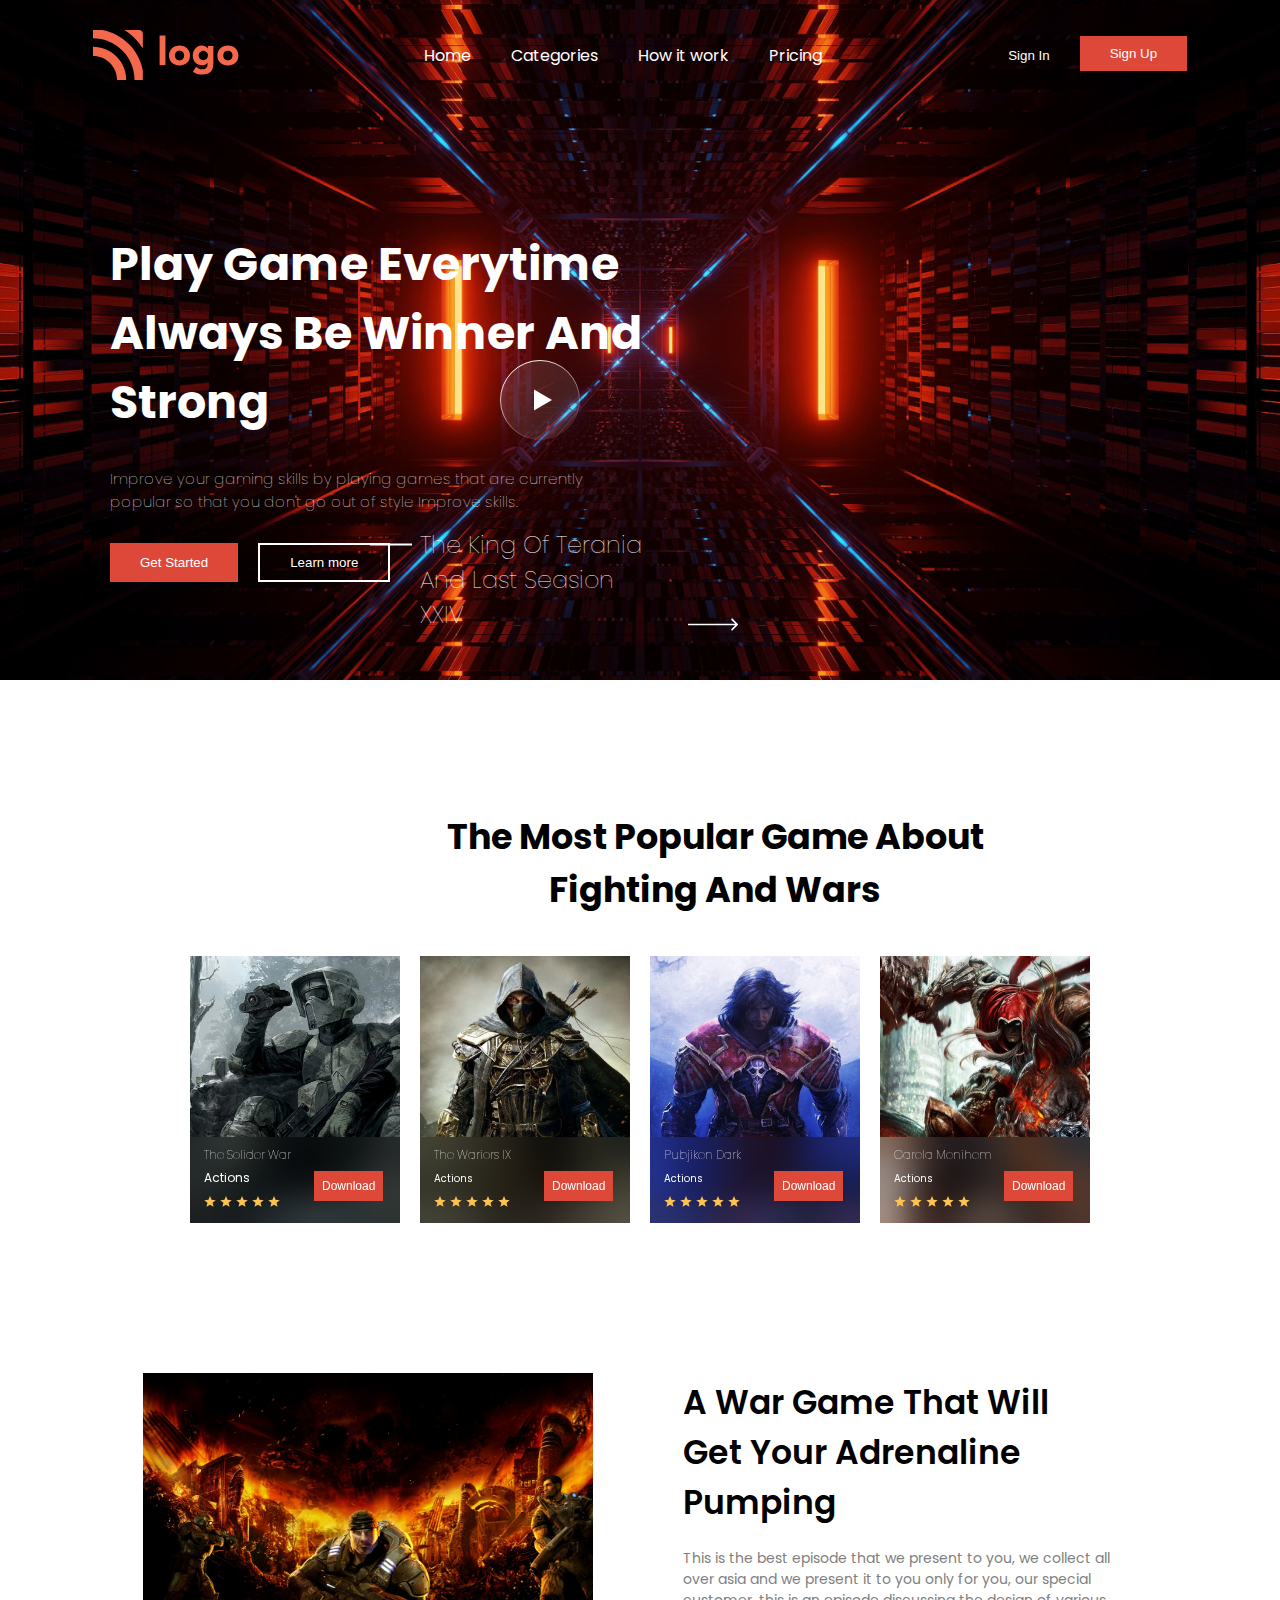
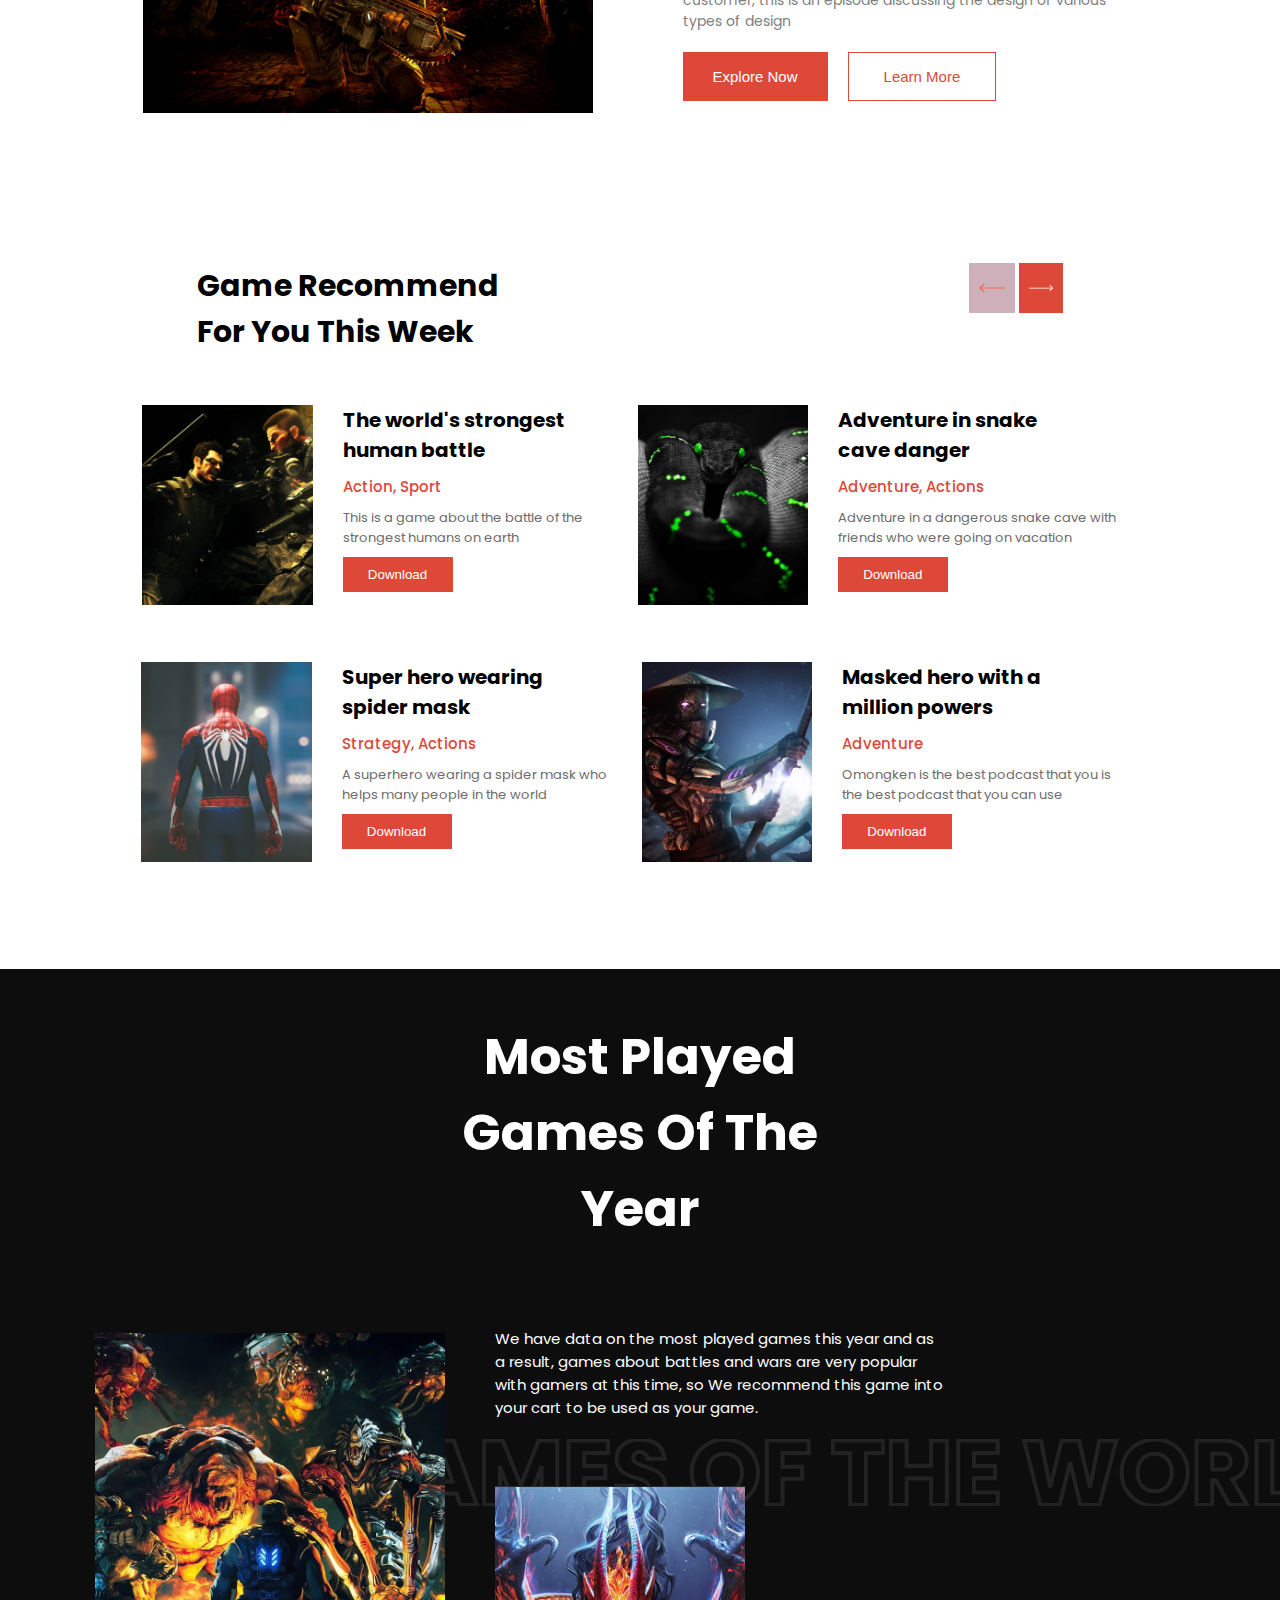
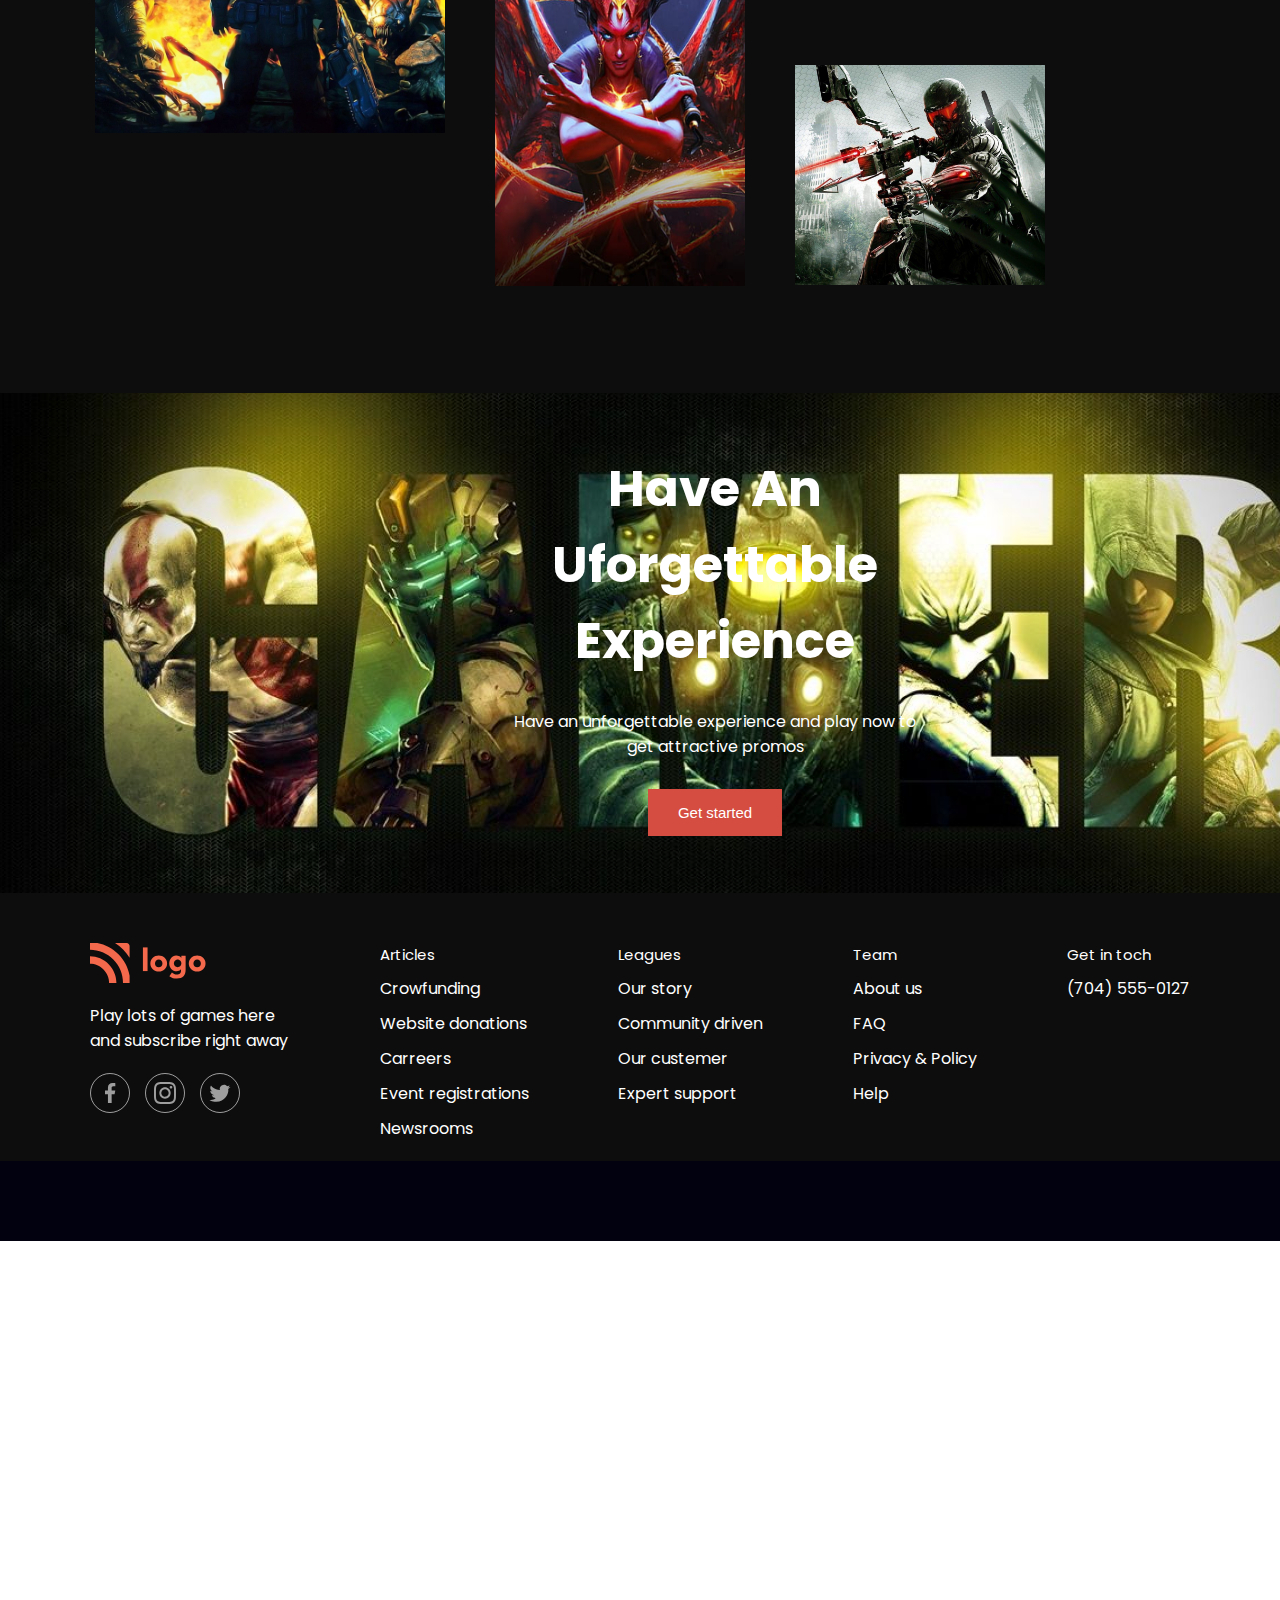
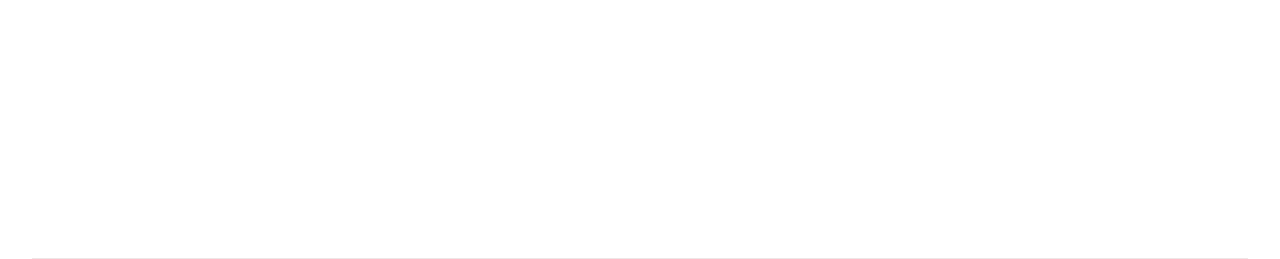
<file: index.html>
<!DOCTYPE html>
<html lang="en">
<head>
    <meta charset="UTF-8">
    <meta http-equiv="X-UA-Compatible" content="IE=edge">
    <meta name="viewport" content="width=device-width, initial-scale=1.0">
    <title>Game Landing Page</title>
    <link rel="stylesheet" href="style.css">
</head>
<body>
 <div class="container">
     <!-- navbar -->
   <header> 
        <nav class="navbar">
           <img class="logo-img" src="./Assets/Icons/Logo.svg" alt="">

           <ul class="lists">
             <li>Home</li>
             <li>Categories</li>
             <li>How it work</li>
             <li>Pricing</li>
           </ul>

               <div class="button"> 
                   <button class="signin">Sign In</button>
                   <button class="signup">Sign Up</button>
               </div>  
        </nav>
     

    <section class="play-game">
       
         <!-- left section -->
               <div class="left-section">
                     <div>
                          <h1>Play Game Everytime Always Be Winner And Strong</h1>
                     </div>
               
                     <div>
                        <p>Improve your gaming skills by playing games that are 
                        currently popular so that you don't go out of style 
                        Improve skills.
                        </p>
                      </div>
               
                     <div class="playgame-btn">
                        <button class="started-btn">Get Started</button>
                        <button class="learn-btn">Learn more</button>
                     </div>   
               </div>  

        <!-- right section -->

               <div class="right-section">
                      <div class="play-btn">
                          <img src="./Assets/Icons/playButton.svg" alt=""> 
                      </div>  
                  
                      <div class="heading">
                      
                          <img class="dash-img" src="./Assets/Icons/dash.svg" alt="">
                          <h2 class="king">The King Of Terania And Last Seasion XXIV</h2>
                          <img class="right-arrow" src="./Assets/Icons/rightArrow.svg" alt="">
                      </div>
               </div>
      
    </section>  

</header> 

<!-- most popular game -->
<section class="main">
      <div class="heading">
           <h1>The Most Popular Game About Fighting And Wars</h1>
       </div>

    <div class="popular-game">
            
            <div class="card1">
                 <div class="game-solider">

                       <div class="solider">
                            <h2>The Solider War</h2>
                            <span>Actions</span>
                            <div class="star1-img">
                                <img src="./Assets/Icons/Star 1.svg" alt="">
                                <img src="./Assets/Icons/Star 1.svg" alt="">
                                <img src="./Assets/Icons/Star 1.svg" alt="">
                                <img src="./Assets/Icons/Star 1.svg" alt="">
                                 <img src="./Assets/Icons/Star 1.svg" alt=""> 
                              </div>
                        </div>

                        <div class="game-btn1">
                             <button>Download</button>
                        </div>     
                 
                 </div>

            </div>

               <div class="card2">
                    <div class="game-wariors">
                         <div class="wariors">
                             <h2>The Wariors IX</h2>
                             <span>Actions</span>

                             <div class="star2-img">
                                 <img src="./Assets/Icons/Star 1.svg" alt="">
                                 <img src="./Assets/Icons/Star 1.svg" alt="">
                                 <img src="./Assets/Icons/Star 1.svg" alt="">
                                 <img src="./Assets/Icons/Star 1.svg" alt="">
                                <img src="./Assets/Icons/Star 1.svg" alt="">
                             </div> 
                         </div>    

                           <div class="game-btn2">
                              <button>Download</button>
                           </div>
                    </div>
               </div>
               
               <div class="card3">
                    <div class="game-pubjiken">
                         <div class="pubjiken">
                              <h2>Pubjiken Dark</h2>
                              <span>Actions</span>
                     
                               <div class="star3-img">
                                    <img src="./Assets/Icons/Star 1.svg" alt="">
                                    <img src="./Assets/Icons/Star 1.svg" alt="">
                                     <img src="./Assets/Icons/Star 1.svg" alt="">
                                     <img src="./Assets/Icons/Star 1.svg" alt="">
                                     <img src="./Assets/Icons/Star 1.svg" alt="">
                               </div>
                         </div>        

                           <div class="game-btn3">
                               <button>Download</button>
                            </div>
                    </div>
               </div>

               <div class="card4">
                    <div class="game-garela">
                        <div class="garela">
                             <h2>Garela Menihem</h2>
                             <span>Actions</span>

                             <div class="star4-img">
                                <img src="./Assets/Icons/Star 1.svg" alt="">
                                 <img src="./Assets/Icons/Star 1.svg" alt="">
                                 <img src="./Assets/Icons/Star 1.svg" alt="">
                                 <img src="./Assets/Icons/Star 1.svg" alt="">
                                 <img src="./Assets/Icons/Star 1.svg" alt="">
                             </div> 
                         </div>      
                    
                           <div class="game-btn4">
                                 <button>Download</button>
                           </div>
                    </div>
               </div>
               
         </div>
</section>

<!-- war game -->
<section class="war">
     
        <!-- left section -->
             <div class="war-img">
                
              </div>

           <!-- right section -->
           <div class="war-game">
                 <div>
                      <h1>A War Game That Will Get Your Adrenaline Pumping</h1>
                 </div> 
               
               <div>
                    <p>This is the best episode that we present to you, we collect
                    all over asia and we present it to you only for you, our special customer,
                     this is an episode discussing the design of various types of design
                </p>
               </div>

                 <div class="explore-btn">
                  <button>Explore Now</button>
                  <button>Learn More</button>
               </div>  
               
                 
         </div>
      
</section>

<!-- game-recommend -->
<section class="game-recommend">

     <div class="arrow">
          <div>
              <h1>Game Recommend For You This Week</h1>
          </div>


           <div class="arrow-imgs">
               <img class="img1" src="./Assets/Icons/leftArrow.svg" alt="">
               <img class="img2" src="./Assets/Icons/rightArrow.svg" alt="">
               
           </div>
    
     </div>

       <div class="game1">
            <div>
                <img class="battle-img" src="./Assets/Photos/Rectangle 75.png" alt="">
            </div>   

             <div class="action">
                  <h2>The world's strongest human battle</h2>
                  <span>Action, Sport</span>
                   <p>This is a game about the battle of the strongest humans on earth</p>
                   <button>Download</button>
             </div>
             
            
            <div>
              <img class="snake-img" src="./Assets/Photos/Rectangle 76.png" alt="">
            </div>
 

            <div class="adventure">
            
               <h2>Adventure in snake cave danger</h2>
               <span>Adventure, Actions</span>
               <p>Adventure in a dangerous snake cave with friends who were going on vacation</p>
               <button>Download</button>
          </div>

      </div>

   <div class="game2">
           <div>
               <img class="spiderman-img" src="./Assets/Photos/Rectangle 77.png" alt=""> 
           </div>

           <div class="strategy">
               <h2>Super hero wearing spider mask</h2>
               <span>Strategy, Actions</span>
               <p>A superhero wearing a spider mask who helps many people in the world</p>
               <button>Download</button>
            </div>
        

            <div>
               <img class="maskedhero-img" src="./Assets/Photos/Rectangle 78.png" alt=""> 
            </div>

            <div class="powers">
                
                <h2>Masked hero with a million powers</h2>
                <span>Adventure</span>
                <p>Omongken is the best podcast that you is the best podcast that you can use</p>
                <button>Download</button>
            </div> 
   </div>         
         
             
</section>

<!-- played-games -->
<section class="played-games">
     <div class="games-heading">
          <h1>Most Played Games Of The Year</h1>
     </div>

     <div class="para">
          <p>We have data on the most played games this year and as a result, games
          about battles and wars are very popular with gamers at this time, so We
          recommend this game into your cart to be used as your game.
         </p>
     </div>

     <div class="gamesworld">
        <img  src="./Assets/Icons/GAMES OF THE WORLD.svg" alt="">
     </div>

     <div class="game-imgs">
        <img class="game1-img" src="./Assets/Photos/Rectangle 17.png" alt="">
        <img class="game2-img" src="./Assets/Photos/Rectangle 18.png" alt="">
        <img class="game3-img" src="./Assets/Photos/Rectangle 90.png" alt="">
     </div>
</section>

<!-- experience -->
<section class="experience">
  
          <div class="exheading">
                <h1>Have An Uforgettable Experience</h1>
         </div>
    
          <div class="para">
              <p>Have an unforgettable experience and play now to get attractive promos</p>
          </div>
  
         <button class="btn getstarted-btn">Get started</button>
   
</section>

<!-- footer -->
   
<footer class="footer">
     <div class="social-media-items">
          <img src="./Assets/Icons/Logo.svg" alt="">
      

      <div class="para">
          <p>Play lots of games here and subscribe right away</p>
      </div>
      
        <div class="social-media-icons">
           <img class="img-1" src="./Assets/Icons/facebook.svg" alt="">
           <img src="./Assets/Icons/instagram.svg" alt="">
           <img src="./Assets/Icons/twitter.svg" alt="">
        </div>
   </div>  

  
      <div class="articles">
         <span>Articles</span>
         <ul>
            <li>Crowfunding</li>
            <li>Website donations</li>
            <li>Carreers</li>
            <li>Event registrations</li>
            <li>Newsrooms</li>
         </ul>
      </div>

      <div class="articles">
        <span>Leagues</span>
        <ul>
           <li>Our story</li>
           <li>Community driven</li>
           <li>Our custemer</li>
           <li>Expert support</li>
        </ul>
     </div>

     <div class="articles">
        <span>Team</span>
        <ul>
           <li>About us</li>
           <li>FAQ</li>
           <li>Privacy & Policy</li>
           <li>Help</li>
        </ul>
     </div>

     <div class="articles">
          <span>Get in toch</span>
              <ul>
                 <li>(704) 555-0127</li>
              </ul>
         
     </div>

  
</footer>

<!-- last div -->
<section class="line">
       
</section>

</div> 

</body>
</html>
</file>
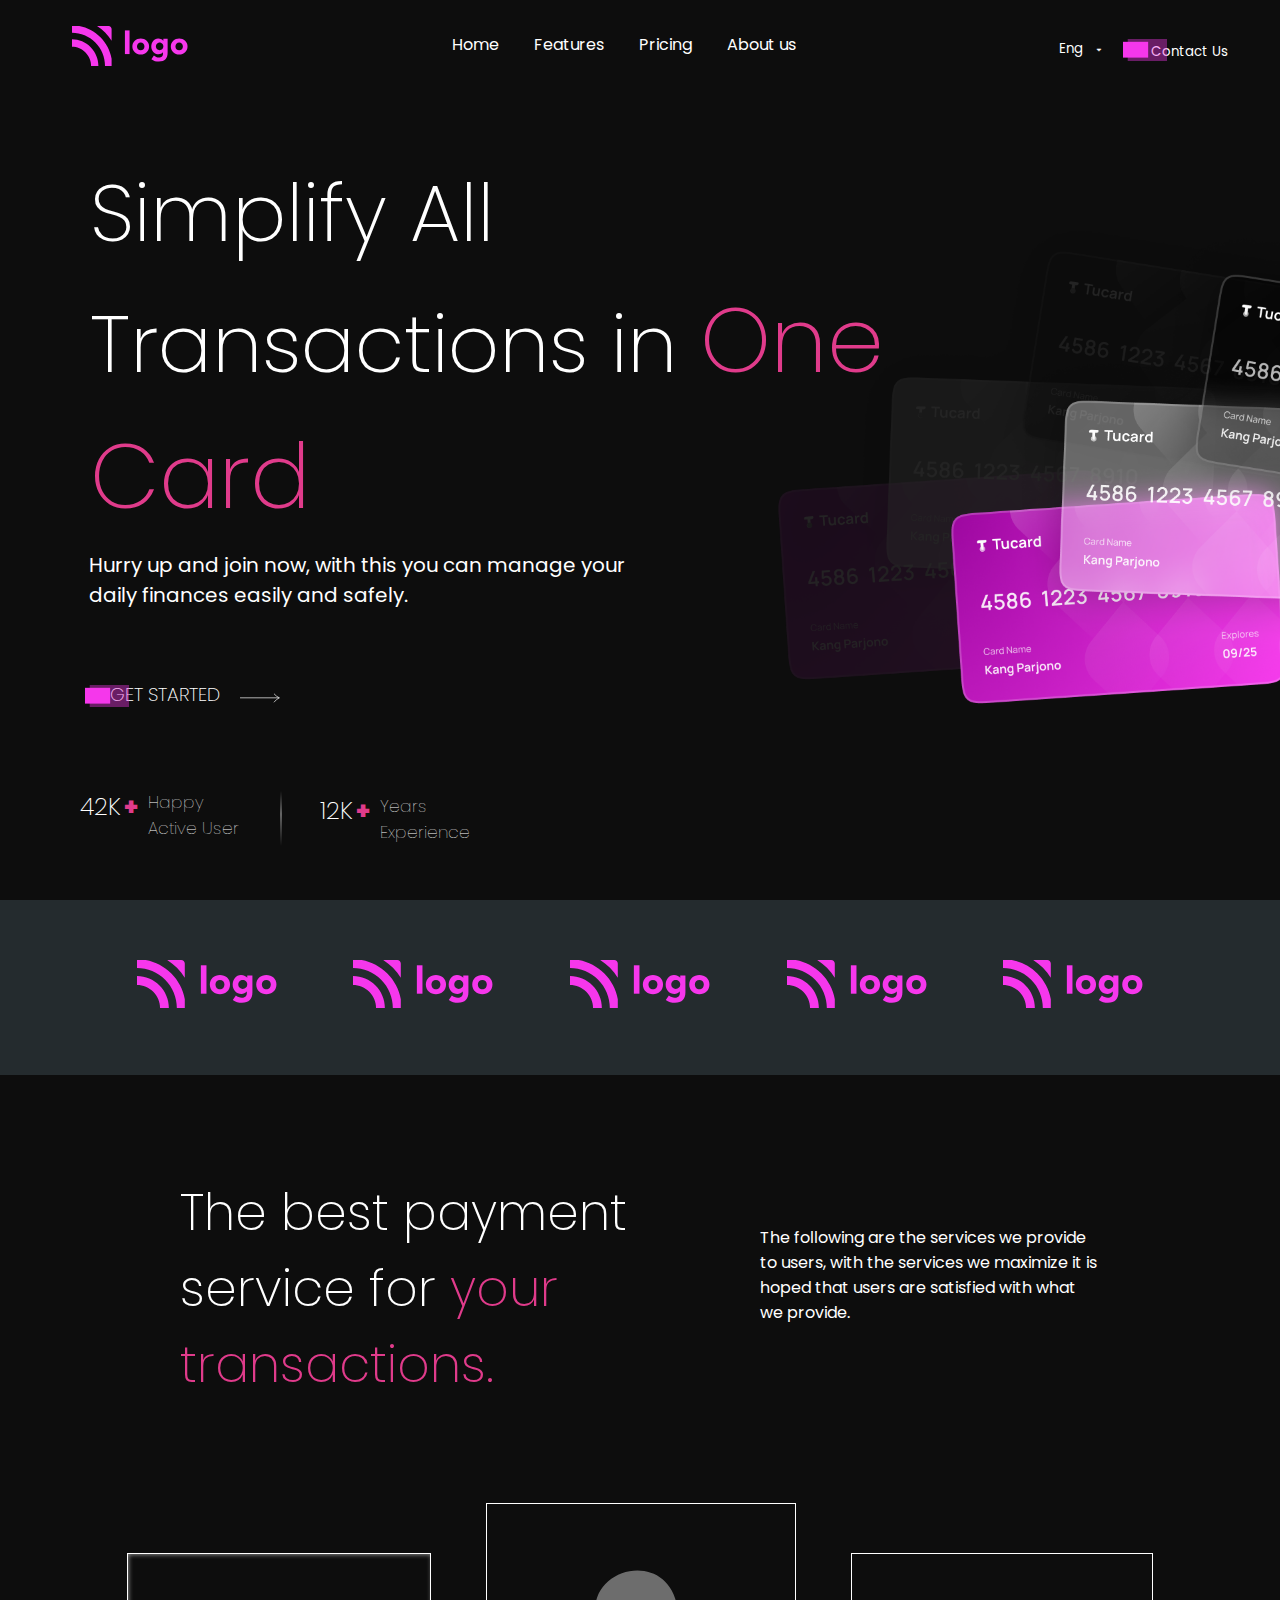
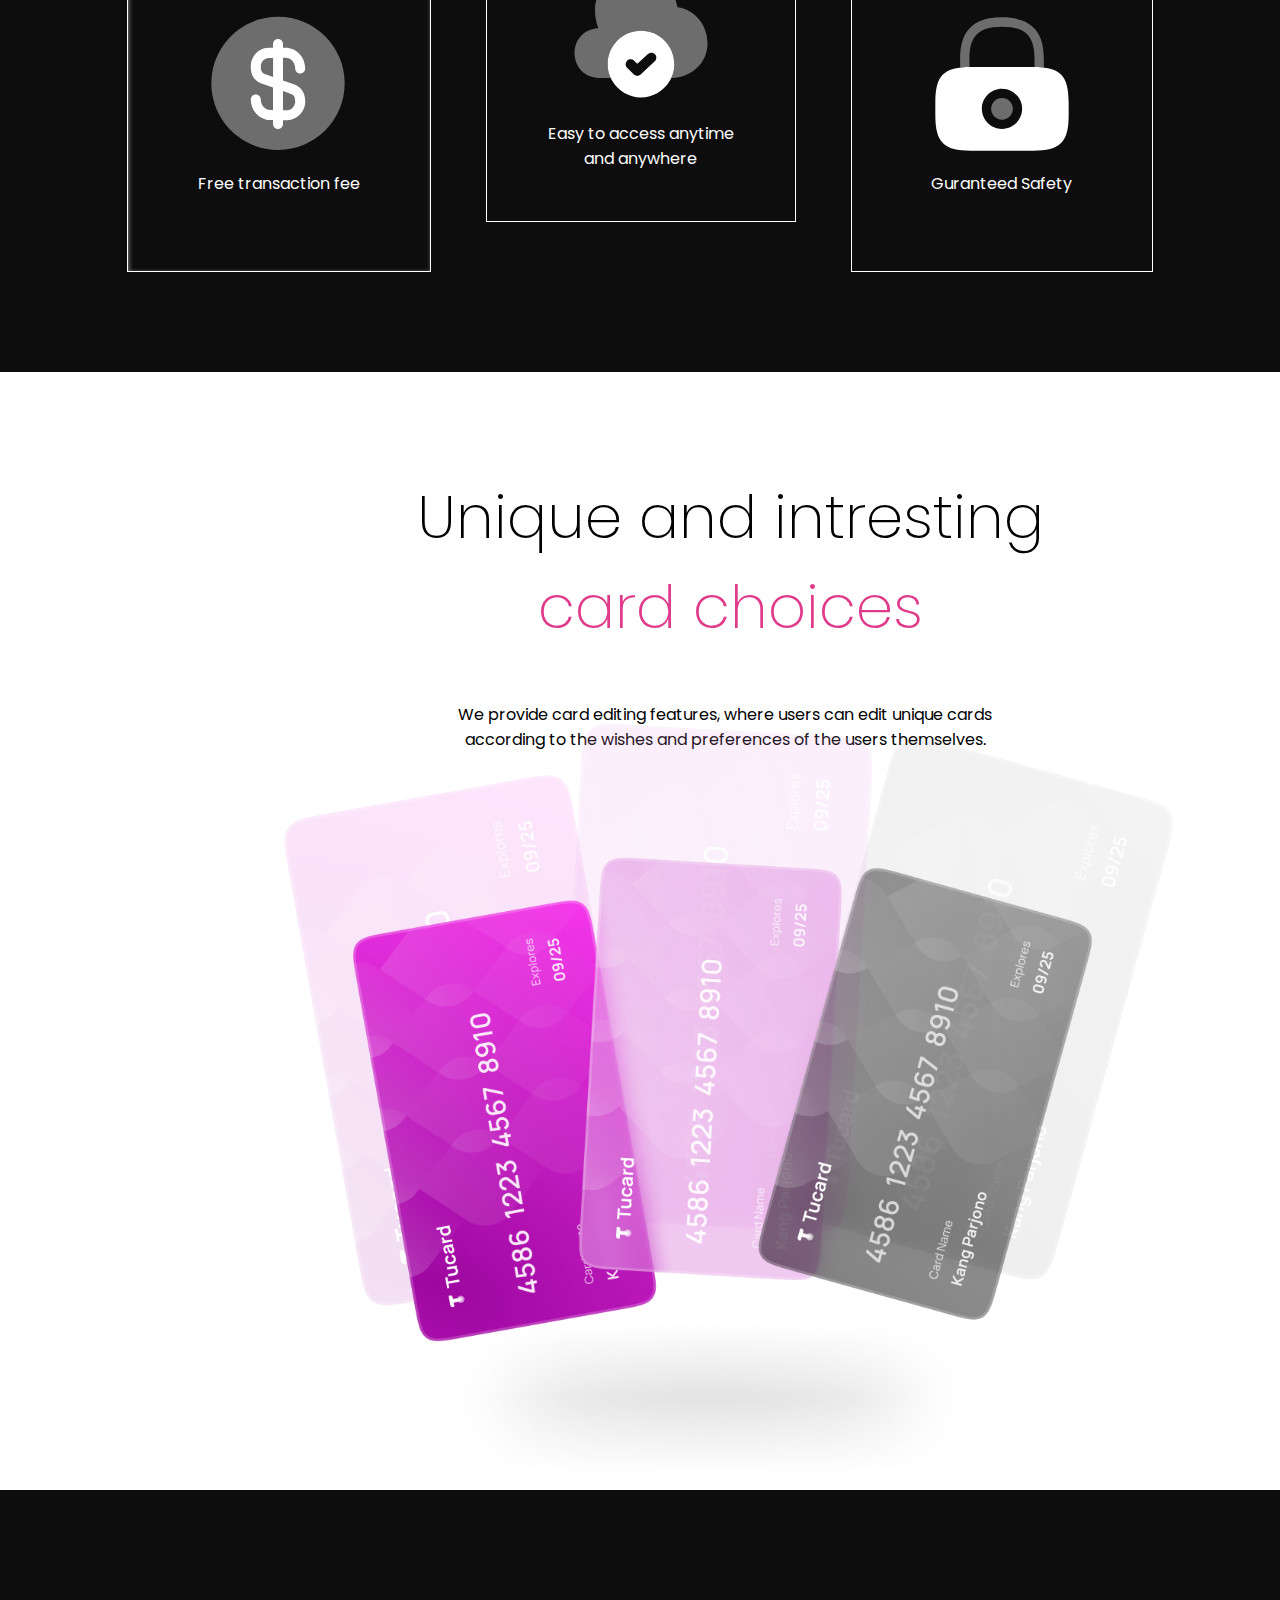
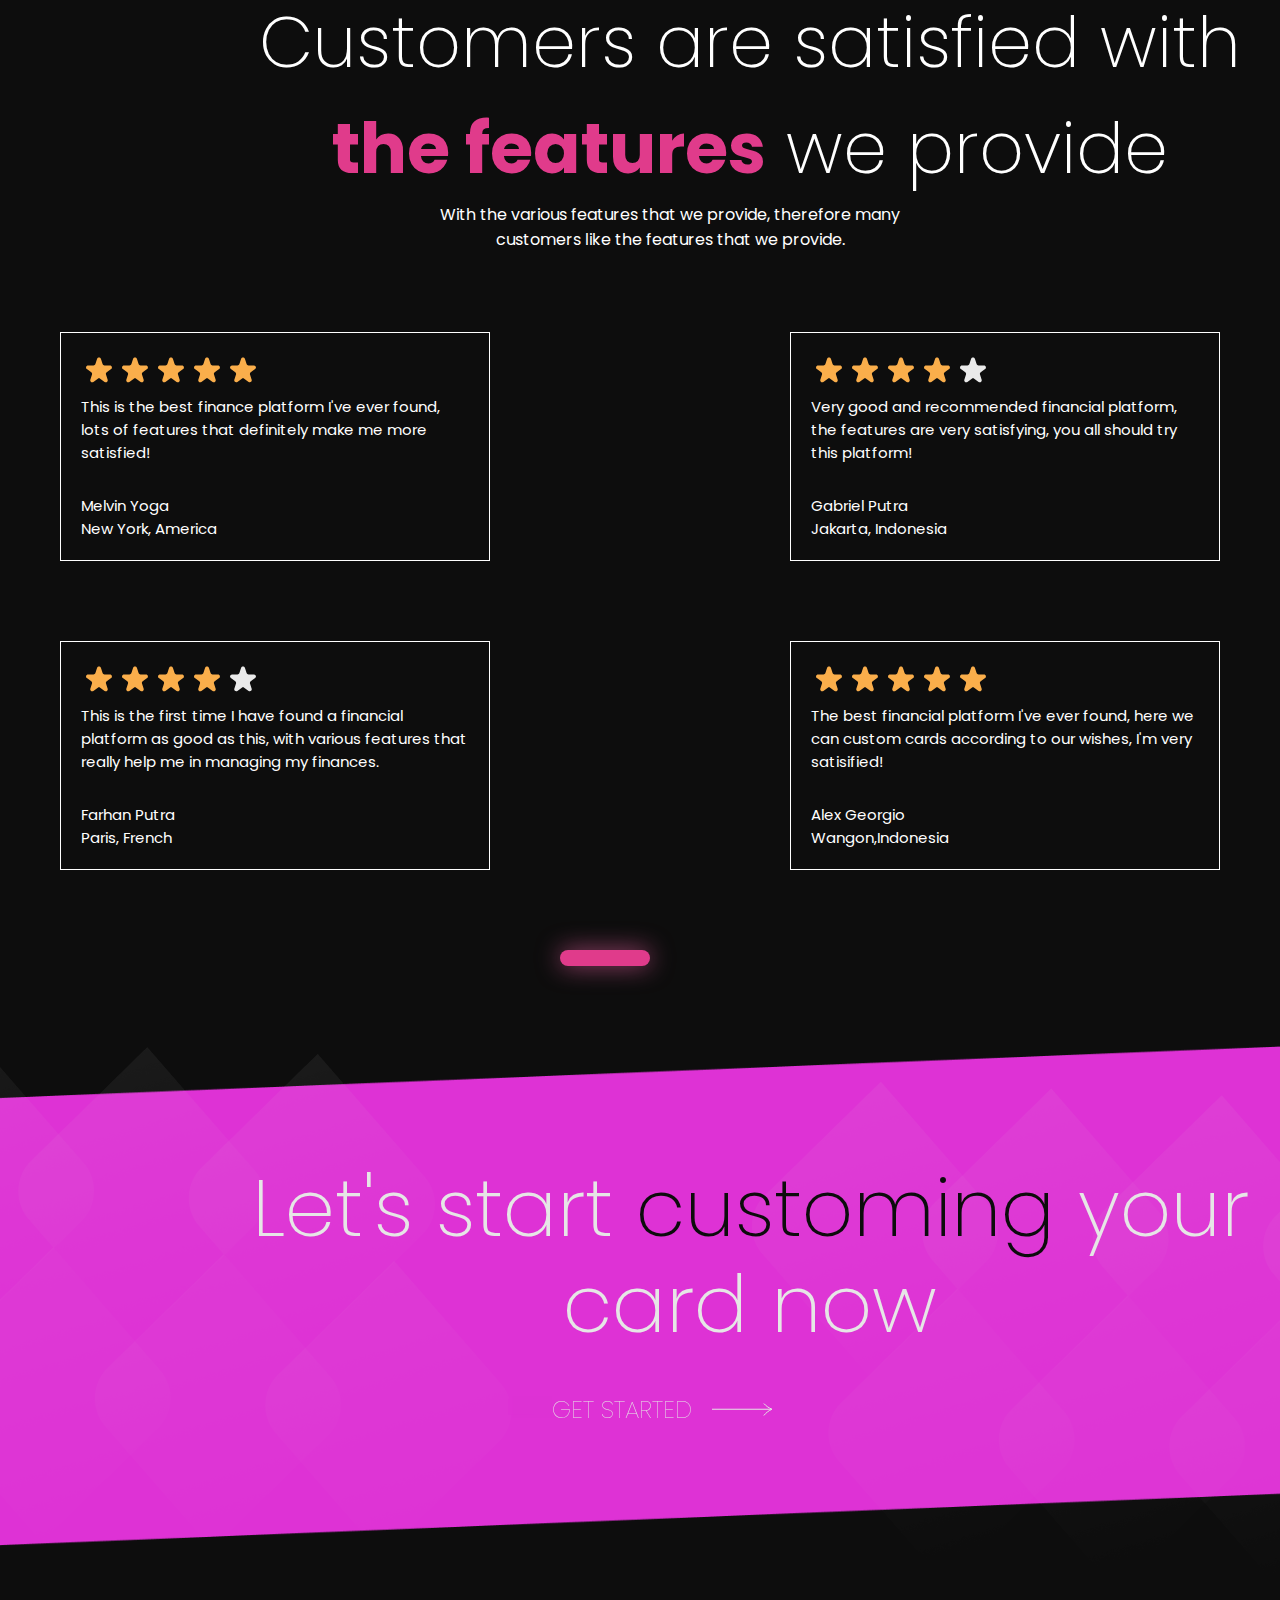
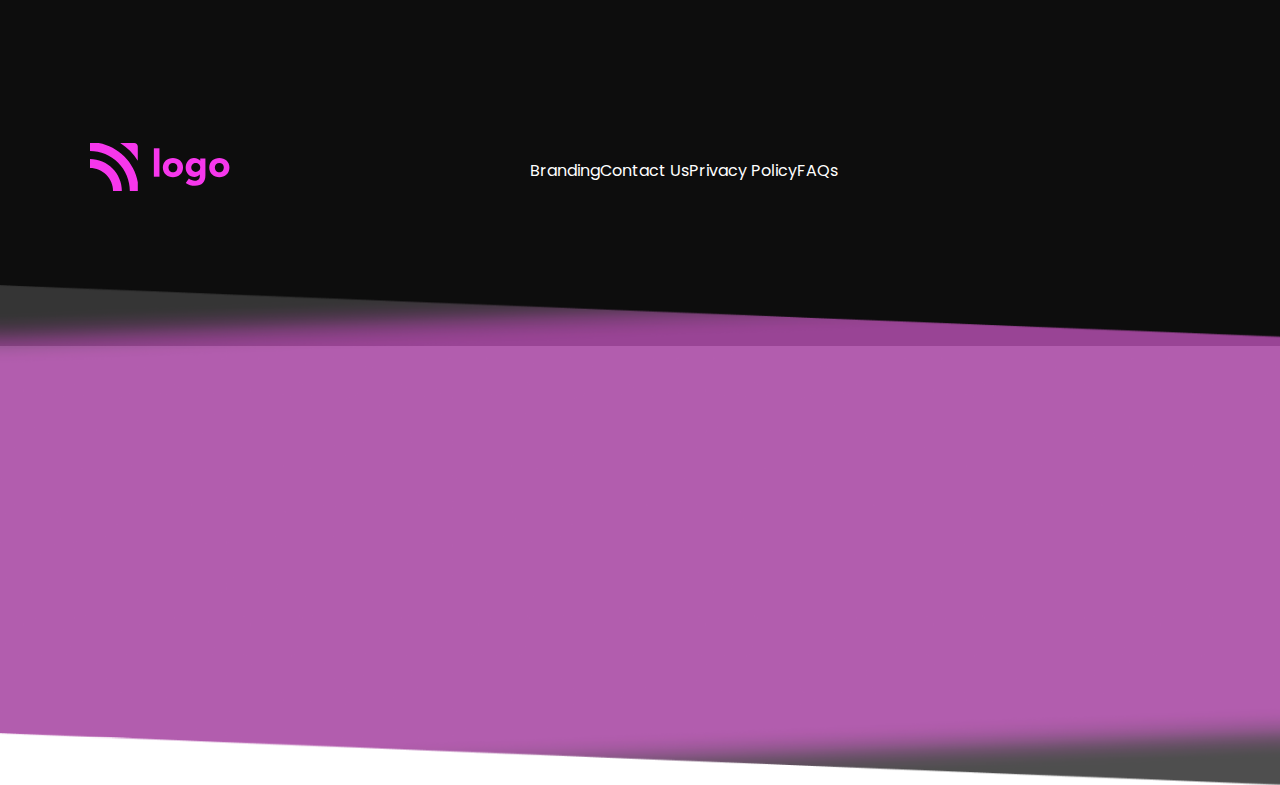
<file: Assets/Icons/html/New Projects html css/Project 1/index.html>
<!DOCTYPE html>
<html lang="en">

<head>
   <meta charset="UTF-8">
   <meta http-equiv="X-UA-Compatible" content="IE=edge">
   <meta name="viewport" content="width=device-width, initial-scale=1.0">
   <title>Document</title>
   <link rel="stylesheet" href="style.css">
</head>

<body>

   <div class="container">
      <main class="main">
         <!-- navbar -->
         <nav class="navbar-container">
            <div class="logo">
               <img src="./assets/Icons/Logo.svg" alt="">
            </div>

            <div class="grow-list">
               <ul class="list">
                  <li>Home</li>
                  <li>Features</li>
                  <li>Pricing</li>
                  <li>About us</li>
               </ul>
            </div>

            <div class="button-group">
               <button class="arrow">Eng</button>
               <button class="contact">
                  <img class="pink-button" src="./assets/Icons/btn-pink-bg.svg">
                  Contact Us</button>
            </div>
         </nav>


         <div class="left">
            <div>
               <h1 class="transaction">Simplify All Transactions in <span class="heading">One Card</span> </h1>
            </div>

            <div class="finance">
               <p>Hurry up and join now, with this you can manage your daily
                  finances easily and safely.
               </p>
            </div>

            <div>
               <h3>GET STARTED</h3>
               <div class="btnpink">
                  <svg width="44" height="22" viewBox="0 0 44 22" fill="none" xmlns="http://www.w3.org/2000/svg">
                     <rect y="2.82031" width="25.1429" height="15.7949" fill="#F637EC" />
                     <g filter="url(#filter0_b_1_131)">
                        <rect x="4.71094" width="39.2857" height="22" fill="#F637EC" fill-opacity="0.4" />
                     </g>
                     <defs>
                        <filter id="filter0_b_1_131" x="-0.289062" y="-5" width="49.2857" height="32"
                           filterUnits="userSpaceOnUse" color-interpolation-filters="sRGB">
                           <feFlood flood-opacity="0" result="BackgroundImageFix" />
                           <feGaussianBlur in="BackgroundImageFix" stdDeviation="2.5" />
                           <feComposite in2="SourceAlpha" operator="in" result="effect1_backgroundBlur_1_131" />
                           <feBlend mode="normal" in="SourceGraphic" in2="effect1_backgroundBlur_1_131"
                              result="shape" />
                        </filter>
                     </defs>
                  </svg>
               </div>
            </div>

            <div>
               <img class="rightarrow" src="./assets/Icons/RightArrow.svg " alt="">
            </div>

            <!-- active user -->
            <div class="user">
               <h2>42K<span class="plus1">+</span></h2>
               <h2>Happy Active User</h2>
            </div>

            <!-- Vector Image -->
            <div class="vector">

               <svg width="2" height="55" viewBox="0 0 2 75" fill="none" xmlns="http://www.w3.org/2000/svg">
                  <path d="M1 0L1 75" stroke="url(#paint0_linear_1_256)" />
                  <defs>
                     <linearGradient id="paint0_linear_1_256" x1="0.000322223" y1="74.9761" x2="1.79355"
                        y2="-0.00493665" gradientUnits="userSpaceOnUse">
                        <stop stop-color="white" stop-opacity="0" />
                        <stop offset="0.581314" stop-color="white" />
                        <stop offset="1" stop-color="white" stop-opacity="0" />
                     </linearGradient>
                  </defs>
               </svg>

            </div>

            <!-- years experience -->

            <div class="experience">
               <h2>12K<span class="plus2">+</span></h2>
               <h2>Years Experience</h2>
            </div>
         </div>

         <!-- credit cards images -->

         <div class="right">
            <img class="image" src="./assets/Photos/backCards.png">
            <img class="image1" src="./assets/Photos/frontCards.png">

         </div>

      </main>

      <!-- logo images -->
      <section>
         <div class="logo-images">

            <div class="logo1">
               <img src="./assets/Icons/Logo.svg">
            </div>

            <div class="logo2">
               <img src="./assets/Icons/Logo.svg">
            </div>

            <div class="logo3">
               <img src="./assets/Icons/Logo.svg">
            </div>

            <div class="logo4">
               <img src="./assets/Icons/Logo.svg">
            </div>

            <div class="logo5">
               <img src="./assets/Icons/Logo.svg">
            </div>

         </div>
      </section>


      <section class="information">
         <div class="services">
            <div>
               <h1>The best payment service for <span class="payment">your transactions.</span></h1>
            </div>

            <div>
               <p>The following are the services we provide to users, with the services we maximize
                  it is hoped that users are satisfied with what we provide.
               </p>
            </div>
         </div>

         <div class="images">
            <div>
               <img src="./assets/Icons/dollar-circle.svg" alt="">
               <p>Free transaction fee</p>
            </div>

            <div>
               <img src="./assets/Icons/cloud-add.svg" alt="">
               <p>Easy to access anytime and anywhere</p>
            </div>

            <div>
               <img src="./assets/Icons/lock.svg" alt="">
               <p>Guranteed Safety</p>
            </div>

         </div>

      </section>

      <!-- cards -->
      <section>
         <div class="unique-cards">
            <h1>Unique and intresting <span class="choices">card choices</span></h1>
            <p>We provide card editing features, where users can edit unique cards according
               to the wishes and preferences of the users themselves.
            </p>
         </div>

         <div class="vcards">
            <img src="./assets/Photos/VCards.png" alt="">
         </div>
      </section>

      <section class="features">
         <div class="provide">
            <h1>Customers are satisfied with <span class="customer">the features</span> we provide</h1>
            <p>With the various features that we provide, therefore many
               customers like the features that we provide.
            </p>
         </div>

         <div class="start-images">

            <div class="div1">
               <div>
                  <img src="./assets/Icons/5stars.svg" alt="">
                  <p>This is the best finance platform I've ever found, lots of
                     features that definitely make me more satisfied!
                  </p>
               </div>   
            
               <div>
                  <span>Melvin Yoga</span>
                  <p>New York, America</p>
               </div>
            </div>

            <div class="div2">
               <div>
                  <img src="./assets/Icons/4stars.svg" alt="">
                  <p>Very good and recommended financial platform, the features
                     are very satisfying, you all should try this platform!
                  </p>
               </div>

               <div>
                  <span>Gabriel Putra</span>
                  <p>Jakarta, Indonesia</p>
               </div>
            </div>

            <div class="div3">
               <div>
                  <img src="./assets/Icons/4stars.svg" alt="">
                  <p>This is the first time I have found a financial platform as good as
                     this, with various features that really help me in managing my finances.
                  </p>
               </div>

               <div>
                  <span>Farhan Putra</span>
                  <p>Paris, French</p>
               </div>
            </div>

            <div class="div4">
               <div>
                  <img src="./assets/Icons/5stars.svg" alt="">
                  <p>The best financial platform I've ever found, here we can custom cards
                     according to our wishes, I'm very satisified!
                  </p>
               </div>
               <div>
                  <span>Alex Georgio</span>
                  <p>Wangon,Indonesia</p>
               </div>
            </div>
                 <!-- horizontal line and circles -->
            
         <div class="line-circles">      
            <div class="lines">
               <span class="line"></span>
            </div> 

            <!-- <div class="circles">
               <span class="circle"></span>
               <span class="circle"></span>
               <span class="circle"></span>
            </div>
          -->
         </div>  
         </div>
      </section>

      <section class="banner">
         <div class="banner-container">
            <div class="diamond-images">
               <img src="./assets/Photos/Diamond-right.png" alt="">
               <img src="./assets/Photos/Diamond-left.png" alt="">
            </div>

            <div class="banner-front"></div>
            
            <div class="card">
              <h1>Let's start <span class="customing">customing</span> your card now</h1>
             <div class="started">
                <h2><img src="./assets/Icons/btn-pink-bg.svg" alt="">Get Started</h2>
                <img src="./assets/Icons/RightArrow.svg" alt="">
              </div>
           </div>

         </div>
      </section> 

   <section class="end-section">
      <div class="footer">
        <div>
           <img src="./assets/Icons/Logo.svg" alt="">
        </div>

         <div>
            <ul class="li-items">
              <li>Branding</li>
              <li>Contact Us</li>
              <li>Privacy Policy</li>
              <li>FAQs</li>
            </ul>
         </div>

      </div>
     </section>
   </div>
</body>

</html>
</file>
<file: style.css>
@import url('https://fonts.googleapis.com/css2?family=Poppins:wght@400;500;700&display=swap');
*{
   margin: 0;
   padding: 0;
   box-sizing: border-box;

   
}



 body{
    max-width: 1440px; 
     margin: auto;
     overflow-x: hidden;
     font-family: 'Poppins';
    
} 

header{
    background: url(./Assets/Photos/futuristic-bg.png),
        linear-gradient(rgba(0, 0, 0, 0.5), rgba(0, 0, 0, 0.5));
    background-size: cover;
    background-repeat: no-repeat;
    background-position: center;
    width: 100%;
    height: 680px;
    
    
}

.navbar > .logo-img{
      height: 50px;
      display: flex;
}

.navbar{
    display: flex;
    flex-direction: row;
    justify-content: space-around;
    color: #ffffff;
    padding-top: 30px;
    
}

.navbar > .lists{
    display: flex;
    list-style-type: none;
    gap: 40px;
    align-items: center;
}

.navbar > .lists > li:hover{
     color: #d1cccc;
     cursor: pointer;
}

.navbar > .button{
    display: flex;
    gap: 30px;
   
}

.navbar > .button > .signin{
    border: none;
    background-color: Transparent;
    color: #ffffff;
    
}

.navbar > .button > .signin:hover{
    color: #d1cccc;
    cursor: pointer;
}

.navbar > .button > .signup{
    background-color: #DE4839;
    border: none;
    padding: 0 30px; 
    height: 35px;
    color: #ffffff;
    margin-top: 6px;
}

.navbar > .button > .signup:hover{
    background-color: #d55347;
    cursor: pointer;
    color: #d1cccc;
}

.left-section{
    display: flex; 
    flex-direction: column; 
    row-gap: 15px;
      
}

.play-game{
      display: flex;
      justify-content: space-between;
      align-items: center;
      color: #ffffff;
}


.left-section{
   position: relative;
   left: 110px;
   top: 150px;
   display: flex;
   gap: 30px;
}

.left-section > div > h1{
    font-size: 46px;
     width: 550px;
}

.left-section > div > p{
    width: 480px;
    font-size: 15px;
    font-weight: 100;
}

.left-section > div > .started-btn{
    background-color: #DE4839;
    color: #ffffff;
    border: none;
    padding: 10px 30px;
}

.left-section > div > .started-btn:hover{
    cursor: pointer;
    background-color: #d55347;
    color: #d1cccc;
}

.left-section > div > .learn-btn{
       background-color: transparent;
       border: 2px solid #ffffff;
       color: #ffffff;
       padding: 10px 30px;
}

.left-section > div > .learn-btn:hover{
    cursor: pointer;
    background-color: #d1cccc;
    color: #0D0D0D;
}

.left-section > .playgame-btn{
    display: flex;
    gap: 20px;
}

.right-section > .play-btn:hover{
    transition: 0.3sec;
    cursor: pointer;
    scale: 1.1; 
}

.right-section{
    display: grid;
    position: relative;
    top: 200px;
}   

.right-section > .play-btn > img{
    position: relative;
    left: -50px;
}

 .heading{
    display: flex;
     position: relative;
     right: 180px;
    top: 80px; 
    gap: 8px;
    
} 

.heading > .dash-img{
   margin-top: -70px;
} 

.heading > .right-arrow{
    width: 50px;
    position: relative;
    top: 45px;
    left: 20px;
}  

.heading > h2{ 
    width: 240px; 
    font-weight: 100;
    }   

    /* popular game */
.main{
    padding-top: 50px;
    
}

.main > .heading > h1{
    width: 550px;
    text-align: center;
    position: relative;
    left: 620px;
    font-size: 35px;
 }
 
 .popular-game{
    display: flex;
    justify-content: center;
    gap: 20px;
    padding-top: 120px;
    padding-bottom: 50px; 
    
 }



 .popular-game > .card1{
    
      height: 265x;
      width: 210px;
      padding-top: 100px;
      background-image: url("./Assets/Photos/image\ 2.png");
      background-position: -197px;
      background-size: cover;
    
      }

   

    

 .card1 > .game-solider{
    display: flex;
    flex-direction: row;
    backdrop-filter: blur(20px);
    padding: 9px;
    margin-top: 81px;
 }

 .card1 > .game-solider > .solider{
          margin-left: 5px;
 }

 .card1 > .game-solider > .solider{
      
       color: #ffffff;
     
      }

 .card1 > .game-solider > .solider > h2{
    font-size: 12px;
    width: 110px;
    font-weight: 100;
   
 }

 .card1 > .game-solider > .solider > span{
    font-size: 12px;
 }

 .card1 > .game-solider > .game-btn1 > button{
      background-color: #DE4839;
      color: #ffffff;
      border: none;
      padding: 8px 8px;
      font-size: 12px; 
      margin-top: 25px;
    }


.card1 > .star1-img{
    margin-left: 8px;
}


.popular-game > .card2{
    
    height: 265px;
    width: 210px;
    padding-top: 100px;
    background-image: url("./Assets/Photos/image\ 4.png");
    background-position: -139px;
    background-size: cover;
    
   
}


.card2 > .game-wariors{
    display: flex;
    flex-direction: row;
    backdrop-filter: blur(20px);
    padding: 9px;
    margin-top: 81px;
 }

 .card2 > .game-wariors > .wariors{
    margin-left: 5px;
}

.card2 > .game-wariors > .wariors{
     
     color: #ffffff;
  
   
    
}

.card2 > .game-wariors > .wariors> h2{
    font-size: 12px;
    width: 110px;
    font-weight: 100;
 
}

.card2 > .game-wariors >.wariors > span{
  font-size: 10px;
}

.card2 > .game-wariors > .game-btn2 > button{
    background-color: #DE4839;
    color: #ffffff;
    border: none;
    padding: 8px 8px;
      font-size: 12px; 
      margin-top: 25px;
   
}




.card2 > .star2-img{
  margin-left: 8px;
}

.popular-game > .card3{
    
    height: 265px;
    width: 210px;
    padding-top: 100px;
    background-image: url("./Assets/Photos/image\ 3.png");
    background-position: -101px;
    background-size: cover;
}

.card3 > .game-pubjiken{
    display: flex;
    flex-direction: row;
    backdrop-filter: blur(20px);
    padding: 9px;
    margin-top: 81px;
 }


 .card3 > .game-pubjiken > .pubjiken{
    margin-left: 5px;
}

.card3 > .game-pubjiken > .pubjiken{
   color: #ffffff;
}

.card3 > .game-pubjiken > .pubjiken > h2{
    font-size: 12px;
    width: 110px;
    font-weight: 100;
 
}

.card3 > .game-pubjiken > .pubjiken > span{
  font-size: 10px;
}

.card3 > .game-pubjiken > .game-btn3 > button{
    background-color: #DE4839;
    color: #ffffff;
    border: none;
    padding: 8px 8px;
    font-size: 12px; 
    margin-top: 25px;

}


.card3 > .star3-img{
  margin-left: 8px;
}


.popular-game > .card4{
    
    height: 265px;
    width: 210px;
    padding-top: 100px; 
    background-image: url("./Assets/Photos/Rectangle\ 56.png");
    background-position: -128px;  
    background-size: cover;
     
   
}

.card4 > .game-garela{
    display: flex;
    flex-direction: row;
    backdrop-filter: blur(20px);
    padding: 9px;
    margin-top: 81px;
 }

 .card4 > .game-garela > .garela{
    margin-left: 5px;
}

 .card4 > .game-garela > .garela{
    
     color: #ffffff;
    }

.card4 > .game-garela > .garela > h2{
    font-size: 12px;
    width: 110px;
    font-weight: 100;
 
}

.card4 > .game-garela > .garela > span{
  font-size: 10px;
}

.card4 > .game-garela > .game-btn4 > button{
    background-color: #DE4839;
    color: #ffffff;
    border: none;
    padding: 8px 8px;
    font-size: 12px; 
    margin-top: 25px;
}


.card4 > .star4-img{
  margin-left: 8px;
} 

/* war game */
.war{
    padding-top: 100px;
    display: flex;
    justify-content: center;
    gap: 90px;
   
       
}

.war > .war-img{
    width: 450px;
    height: 340px; 
    background-image: url("./Assets/Photos/Rectangle\ 57.png");
    background-position: center;
    background-size: cover;
}

.war > .war-img:hover{
    cursor: pointer;
    transition: 0.3sec;
    scale: 1.1;
}

.war-game{
    display: flex;
    flex-direction: column;
    gap: 20px;
   
}


.war > .war-game > div > h1{
    padding-top: 5px;
      width: 368px;
      font-size: 33px;
      font-weight: 600;
}

.war-game > div > p{
    width: 455px;
    font-size: 14px;
    color: #808080;
}

.war-game > .explore-btn{
    display: flex;
    gap: 20px;
}

.war-game > .explore-btn > button:nth-child(1){
         background-color: rgb(222, 72, 57);
         color: #ffffff;
         border: none;
         padding: 15px 30px ;
         font-size: 15px;
}

.war-game > .explore-btn > button:nth-child(1):hover{
    cursor: pointer;
    background-color: #d55347;
    color: #d1cccc;
}

.war-game > .explore-btn > button:nth-child(2){
    border: 1px solid rgb(222, 72, 57);
    color: rgb(222, 72, 57);
    background-color: #ffffff;
    padding: 15px 35px ;
    font-size: 15px;
} 

.war-game > .explore-btn > button:nth-child(2):hover{
    cursor: pointer;
    background-color: rgb(239, 121, 110);
    color: #ffffff;
}

.game-recommend{
    display: flex;
    flex-direction: column;
    gap: 50px;
}

.arrow{
    display: flex;
    justify-content: space-evenly;
    padding-top: 150px;
}

.arrow > .arrow-imgs{
    position: relative;
    left: 100px;
}

.game-recommend > .arrow > .arrow-imgs > .img1:hover{
       background-color: rgb(233, 226, 225);
       cursor: pointer;
       
}


.game-recommend > .arrow > .arrow-imgs > .img2:hover{
    background-color: rgb(188, 182, 181);
    cursor: pointer;
    
}

.game-recommend > .arrow > div > h1{
    width: 355px;
    font-size: 30px;
    margin-left: -120px;
}


.game-recommend > .arrow > div > img:nth-child(1){
             background-color: rgb(206, 176, 187);
             padding: 20px 10px;
             
}

.game-recommend > .arrow > div > img:nth-child(2){
    
    background-color: rgb(222, 72, 57);
    color: #ffffff;
    padding: 22px 10px;
    width: 44px;
}

.game-recommend > .game1{
    display: flex;
    justify-content: center;
    column-gap: 30px;

}

.game-recommend > .game1 > div > img:hover{
    cursor: pointer;
  transition: all 0.3s; 
  scale: 1.1;
}

.game-recommend > .game2 > div > img:hover{
    cursor: pointer;
  transition: all 0.3s; 
  scale: 1.1;
}

.game-recommend > .game1 > .action{
    display: flex;
    flex-direction: column;
    gap: 10px;
    
}

.game-recommend > .game1 > .adventure{
    display: flex;
    flex-direction: column;
    gap: 10px;

}

.game-recommend > .game1 > div > .battle-img{
    height: 200px;
}

.game-recommend > .game1 > div > h2{
    width: 245px;
    font-size: 20px;
}

.game-recommend > .game1 > div > span{
   color: #DE4839;
   font-size: 15px;
   font-weight: 500;
}

.game-recommend > .game1 > div > p{
    font-size: 13px;
    width: 265px;
    line-height: 1.5;
    color: rgb(109, 107, 107);
 }

 .game-recommend > .game1 > .adventure > p{
    font-size: 13px;
    width: 300px;
    line-height: 1.5;
    color: rgb(109, 107, 107);
 }

 .game-recommend > .game1 > div > button{
      background-color: #DE4839;
      border: none;
      color: #ffffff;
      padding: 10px 15px;
      width: 110px;
 }


 .game-recommend > .game1 > div > button:hover{
    cursor: pointer;
    background-color: #d55347;
    color: #d1cccc;
}


.game-recommend > .game1 > div > .snake-img{
    height: 200px;
}


.game-recommend > .game2 > div > .spiderman-img{
    height: 200px;
    
}  

.game-recommend > .game2 > div > .maskedhero-img{
    height: 200px;
}

.game-recommend > .game2{
    display: flex;
    justify-content: center;
    column-gap: 30px;
    padding-right: 22px;
}

.game-recommend > .game2 > .strategy{
    display: flex;
    flex-direction: column;
    gap: 10px;
   
   
}

.game-recommend > .game2 > .powers{
    display: flex;
    flex-direction: column;
    gap: 10px;
    
    
}

.game-recommend > .game2 > div > h2{
    width: 245px;
    font-size: 20px;
}

.game-recommend > .game2 > div > span{
   color: #DE4839;
   font-size: 15px;
   font-weight: 500;
}

.game-recommend > .game2 > div > p{
    font-size: 13px;
    width: 270px;
    line-height: 1.5;
    color: rgb(109, 107, 107);
 }

 .game-recommend > .game2 > div > button{
      background-color: #DE4839;
      border: none;
      color: #ffffff;
      padding: 10px 15px;
      width: 110px;
      
 }

 .game-recommend > .game2 > div > button:hover{
     cursor: pointer;
     background-color: #d55347;
     color: #d1cccc;
 }

 .game-recommend > .game2 > .powers > p{
    font-size: 13px;
    width: 275px;
    line-height: 1.5;
    color: rgb(109, 107, 107);
 }



 /* most played games */
 .played-games{
    display: flex;
    flex-direction: column;
    justify-content: center;
    align-items: center;
    margin-top: 100px;
    padding-top: 50px;
    background-color: #0D0D0D;
    color: #ffffff;
    padding-bottom: 180px;
   
 }
 
 .played-games > .game-imgs > .game1-img:hover{
    cursor: pointer;
    transition: 0.3s; 
    scale: 1.1;
 }

 .played-games > .game-imgs > .game2-img:hover{
    cursor: pointer;
    transition: 0.3s; 
    scale: 1.1;
 }

 .played-games > .game-imgs > .game3-img:hover{
    cursor: pointer;
    transition: 0.3s; 
    scale: 1.1;
 }

 .played-games > .games-heading{
     font-size: 25px; 
     width: 390px;
     text-align: center;
 }

 .played-games > .para{
    font-size: 15px;
    width: 450px;
    position: relative;
    top: 80px;
    left: 80px;
   
 }

 .played-games > .gamesworld{
   align-self: flex-end;
   position: relative;
   top: 100px; 
   right: 437px;
   width: 500px;

  }

  .played-games > .game-imgs{
    display: flex;
    justify-content: center;
    align-items: center;
    gap: 50px;
    position: relative;
    top: -80px;
    left: -70px;
  }


  .game1-img{
      width: 350px;
      height: 400px;
  }

  .game2-img{
    width: 250px;
    height: 400px;
    position: relative;
    top: 153px;
  }

  .game3-img{
    width: 250px;
    height: 220px;
    position: relative;
    top: 242px;
  }

  /* experience */
 .experience{
    
    color: #ffffff;
    display: flex; 
    justify-content: center;
    align-items: center;
    flex-direction: column;
    gap: 30px;
    background-image: url(./Assets/Photos/Rectangle\ 606.png),
          linear-gradient(rgba(0, 0, 0, 0.7), rgba(0, 0, 0, 0.6));
    background-repeat: no-repeat;
    background-position: center;
    background-size: cover;
    min-width: 1430px;
    min-height: 500px;
    /* background-blend-mode: color-dodge; */
    }

 

 .experience >   .exheading{
      font-size: 25px;
      width: 500px;
      text-align: center;
 }

 .experience >  .para{
    width: 410px;
    text-align: center;
 }

 .experience >  .btn{
    background-color: rgb(213, 77, 64);
    color: #ffffff;
    border: none;
    padding: 15px 30px;
    font-size: 15px;
 }


 .experience > .btn:hover{
    cursor: pointer;
    background-color: #d55347;
    color: #d1cccc;
 }
 

/* footer */
.footer{
    background-color: #0D0D0D;
    color: #ffffff;
     display: flex;
     justify-content: center;
    justify-content: space-evenly;
    padding-top: 50px;
    padding-bottom: 20px;
    
}

.footer > .social-media-items{
    display: flex;
    flex-direction: column;
    gap: 20px;
}

.footer > .social-media-items > img{
    height: 40px;
    display: flex;
    align-self: flex-start;
}


.footer > .social-media-items > .para{
    width: 200px;
}

.footer > .social-media-items > .social-media-icons{
      display: flex;
      gap: 15px;
}

.footer > .articles{
    display: flex;
    flex-direction: column;
    gap: 10px;
}

.footer > .articles > ul{
    display: flex;
    flex-direction: column;
    gap: 10px;
}

.footer > .articles > ul > li:hover{
       color: #d1cccc;
       cursor: pointer;
}

.footer > .articles > span{
    font-size: 15px;
}

.footer > .articles > span:hover{
    color: #d1cccc;
       cursor: pointer;
}

.footer > .articles > ul{
    list-style-type: none;
}

 .footer::after{
    content: '';
    display: block;
    width: 95%;
    border-bottom: 1px solid rgb(238, 230, 230);
    position: absolute;
    top: 562%;
    
 }


.line{
    background-color: rgb(1, 1, 16);
    padding: 40px;
}
</file>
<file: Assets/Icons/html/New Projects html css/Project 1/style.css>
@import url('https://fonts.googleapis.com/css2?family=Poppins:wght@400;700&display=swap');
*{
    margin: 0;
    padding: 0;
    box-sizing: border-box;
    font-family: 'Poppins';
}

body {
   max-width: 1440px;
     /* max-height: 100%; */
    overflow-x: hidden;   
    margin: auto; 
}

.main {
   
}

.navbar-container {
    display: flex;
    justify-content: space-around;
    margin-top: 1%;
    color: #ffffff;
    margin: auto;
    padding-top: 2%;
}

/* logo image  */

.logo > img {
    height: 40px;
    margin-left: -60px;
}  

/* navbar list */

.list {
    display: flex;
    list-style-type: none;
    gap: 35px;
    margin-top: 6px;
}

/* button */
.button-group {
    display: flex;

}

.button-group > button {
    border: none;
    color: #ffffff;
    background-color: #0D0D0D;
}

.arrow::after {
    content: '🢓';
    position: relative;
    top: 5px;
    left: 5px;
    margin-right: 5px;
    margin-left: 8px;
}

/* pink button image */
.pink-button{
   position: relative;
   left: 20px;
   top: 5px;
}

/* contact button */
.contact{
    margin-right: -80px;
    margin-top: -3px;
}

.main {
    background-color: #0D0D0D;
    height: 900px;
}

div > .transaction{
    font-size: 80px;
    width: 70%;
    color: #ffffff;
    font-weight: 200;
    margin-top: 80px;
    margin-left: 90px;
}

.heading {
    color: #E03B8B;
    font-size: 90px;
}

.finance {
    color: #ffffff;
    margin-left: 89px;
    font-size: 20px;
    width: 42%;
    margin-top: 5px;
}

.btnpink {
    margin-top: -24px;
    margin-left: 85px;
}

h3 {
    color: #ffffff;
    margin-top: 70px;
    margin-left: 110px;
   font-weight: 200;
}  

.rightarrow {
    position: relative;
    left: 240px;
    top: -29px;
    width: 40px;
    
}


.user{
    color: #ffffff;
    display: flex;
    gap: 10px;
    width: 170px;
    margin-top: 50px;
    margin-left: 80px;
}

.user > h2 {
    font-weight: 200;
}

.plus1{
    color: #E03B8B;
    font-weight: 800;
    margin-left: 3px;
 }

.user h2:nth-child(2){
    font-weight: 100; 
    font-size: 17px;
}

.vector{
    margin-left: 280px;
    margin-top: -50px;
}

.experience {
    color: #ffffff;
    display: flex;
    gap: 10px;
    width: 160px;
    margin-left: 320px;
    margin-top: -60px;
}

.experience > h2{
    font-weight: 200;
}

.plus2{
    color: #E03B8B;
    font-weight: 800;
    margin-left: 3px;
 }

.experience h2:nth-child(2){
    font-weight: 100;
    font-size: 17px;
}



.right {
   position: absolute;
   right: 0;
   /* overflow: hidden; */
   
}

.right > img{
    position: relative;
    width: 62;
   
}

/* vbackcard image */
.image{
    position: relative;
    left: 777px;
    top: -640px;
    width: 50%;
    height: 70%;   
    
}

/* vfrontcard image */
.image1 {
    position: relative;
    top: -1100px;
    left: 950px;
    width: 50%;
    height: 20%;
   
}


/* logo images */
  .logo-images{
    display: flex;
    justify-content: space-evenly;
    background-color: #242B2E;
    padding: 60px;
}  

.information{
    background-color: #0D0D0D;
    color: #ffffff;
     padding: 100px;
}

.services {
    display: flex;
    justify-content: space-evenly;
   }

.services div > h1{
    width: 500px;
    font-size: 50px;
    font-weight: 200;
    
}

.payment {
    color: #E03B8B; 
}

.services div > p{
    width: 340px;
    margin-top: 50px;
}

.images{
    display: flex;
    justify-content: space-around;
    margin-top: 150px;
}

.images div:nth-child(1){
    border: 1px solid #ffffff; 
    padding: 50px 70px;
    background-color: ;
    box-shadow: 1px 1px 4px #808080 inset;
}

.images div:nth-child(2){
    border: 1px solid #ffffff; 
    padding: 50px 60px;
    background-color: ;
    box-shadow: ;
    text-align: center; 
    position: relative;
    top: -50px;
    
}

.images div:nth-child(2) > p{
    width: 188px;
} 

.images div:nth-child(3){
    border: 1px solid #ffffff;
    padding: 50px 70px;
    background-color: ;
    box-shadow: ;
    text-align: center; 
}

.unique-cards{
    display: grid;
    gap: 50px;
}

.unique-cards h1{
    margin-top: 100px;
    font-size: 60px;
    font-weight: 200;
    width: 700px;
    text-align: center;
    margin-left: 380px;
}

.unique-cards .choices{
    color: #E03B8B; 
}

.unique-cards p{
    width: 550px;
    text-align: center;
    margin-left: 450px;
}

.vcards img{
    width: 900px;
    margin-left: 280px;
    margin-top: -30px;
}

.features{
    background-color: #0D0D0D;
    color: #ffffff;
    padding-top: 100px;
    padding-bottom: 80px; 
    
}

.features div h1{
    width: 1000px;
    font-weight: 200;
    font-size: 70px;
    text-align: center;
    margin-left: 250px;
}

.features div .customer{
    color: #E03B8B; 
    font-weight: 700;
}

 .provide p {
    width: 500px;
    text-align: center;
    margin-left: 420px;
}

.start-images{
    display: grid;
    grid-template-columns: auto auto;
    justify-content: space-evenly;
    gap: 80px;
    margin-top: 80px;
    
}

.start-images .div1:nth-child(1){
    border: 1px solid #ffffff; 
    font-size: 15px;
    padding: 20px 20px;
    width: 430px; 
    display: grid;
    row-gap: 30px;
}


.start-images .div2:nth-child(2){
    width: 430px;
    font-size: 15px;
    padding: 20px 20px;
    border: 1px solid #ffffff;
    display: grid;
    row-gap: 30px;
}


.start-images .div3:nth-child(3){
    width: 430px;
    font-size: 15px;
    padding: 20px 20px;
    display: grid;
    row-gap: 30px;
    border: 1px solid #ffffff;
}


.start-images .div4:nth-child(4){
    width: 430px;
    font-size: 15px;
    padding: 20px 20px;
    display: grid;
    row-gap: 30px;
    border: 1px solid #ffffff;
}

/* horizontal line */
.line-circles{
    display: flex;
}

.line{
   width: 90px;
   border: none;
   padding: 8px 5px;
   border-radius: 15px;
   background: #E03B8B;
   box-shadow: 0px 0px 25px #a64775;
   display: flex;
   margin-left: 500px;
}

/* three circles */
/* .circle{
    background-color: #808080;
    border-radius: 50%;
    width: 20px;
    height: 20px;
    display: inline-block; 
    margin: 5px;
    position: relative;
    left: -170px;
    top: -5px; 
    } */

.banner {
     background-color: #0D0D0D; 
}

.banner-container{
    
   width: 100%;
   height: 500px;
   background: url("./assets/Photos/Rectangle\ 6773.png");
   background-repeat: no-repeat;
   background-position: center;
   background-size: 100% 100%;
    z-index: -3;
   opacity: 0.9;
    
       
}

 .diamond-images {
    display: flex;
    justify-content: space-between;
    
}

.diamond-images > img {
    position: relative;
    top: 30px;

}

.diamond-images > :nth-child(1) {
    position: relative;
    top: -18px;
}


.banner-front{
    width: 100%;
    height: 500px;
    background: url("./assets/Photos/Rectangle\ 6774.png"); 
    background-repeat: no-repeat;
    background-position: center;
    background-size: 100% 100%;
    position: absolute;
    top: 565%;
    z-index: -1;
}

.card > h1{
     color: #ffffff;
     position: relative;
     top: -420px;
     left: 200px;
     font-size: 80px;
     font-weight: 200;
     width: 1100px;
     text-align: center;
     line-height: 1.2;
}

.customing {
    color: #0D0D0D;
}
  
.started{
    position: relative;
    top: -380px;
    display: flex;
    justify-content: center;
    color: #ffffff;
    text-transform: uppercase;
}

.started > h2 {
    font-weight: 100;
}

.started > img {
    margin-left: 20px;
}

/* footer */
.end-section {
    background-color: #0D0D0D;
    height: 400px;
    color:#ffffff;
    
}

.footer {
    display: flex;
    margin-left: 90px;
     justify-content: center;
    align-items: center;
    height: 50vh;
    width: 100%; 
    justify-content: start;
}

.li-items{
    list-style-type: none;
    display: flex;
    justify-content: center;
    align-items: center;
    height: 50vh;
    margin-left: 300px;
}
</file>
